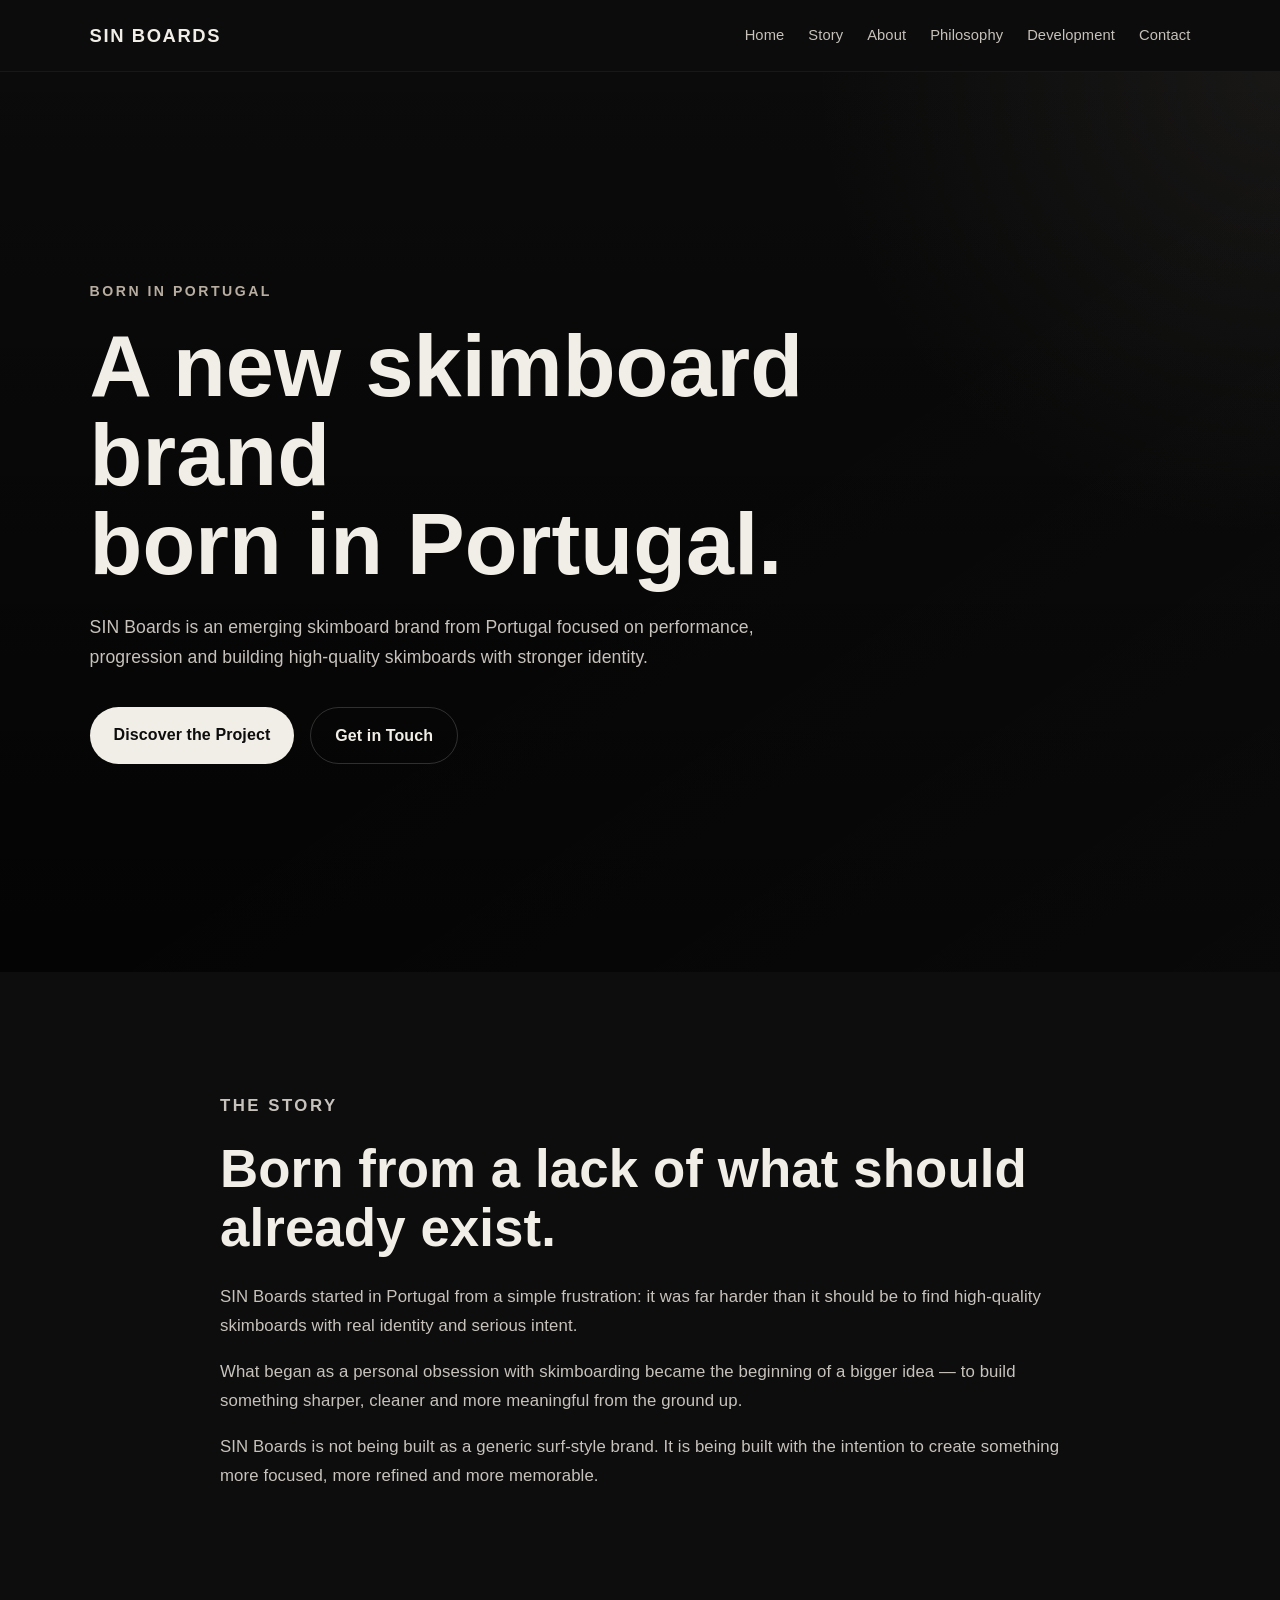
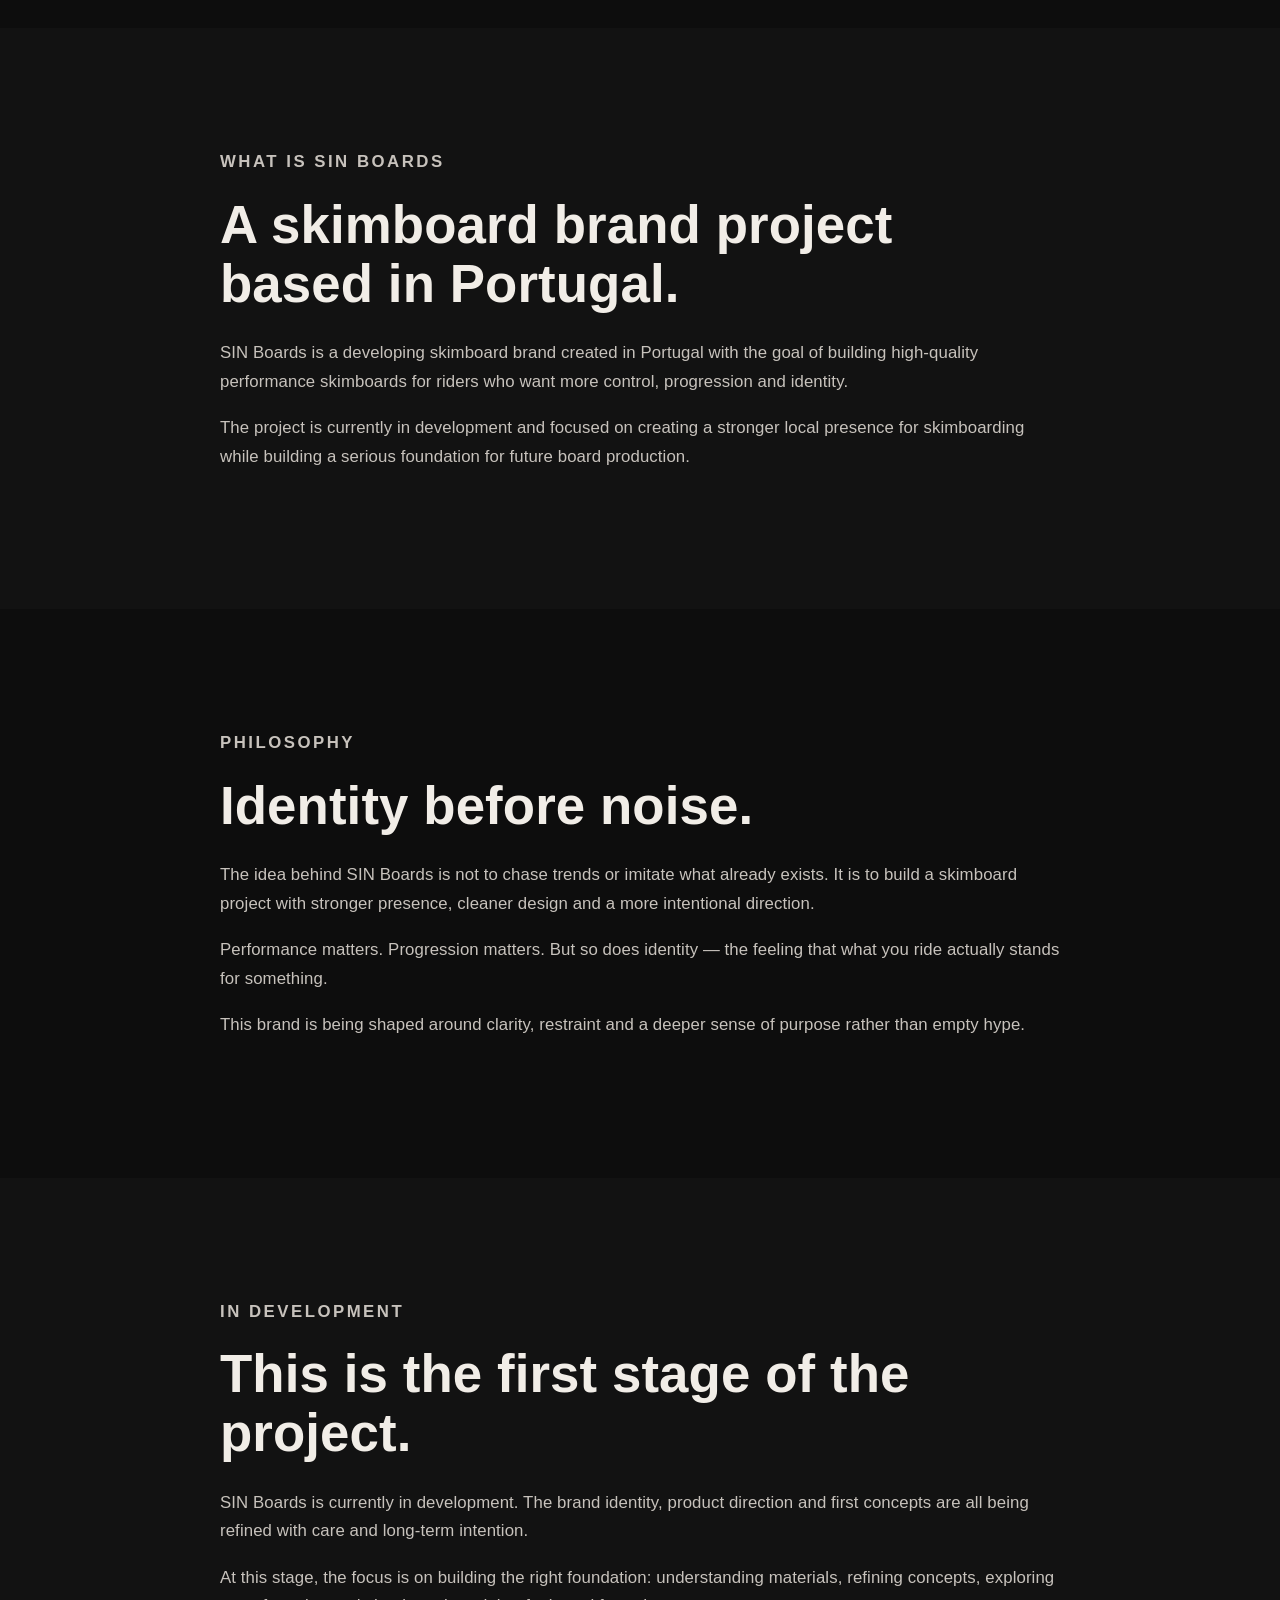
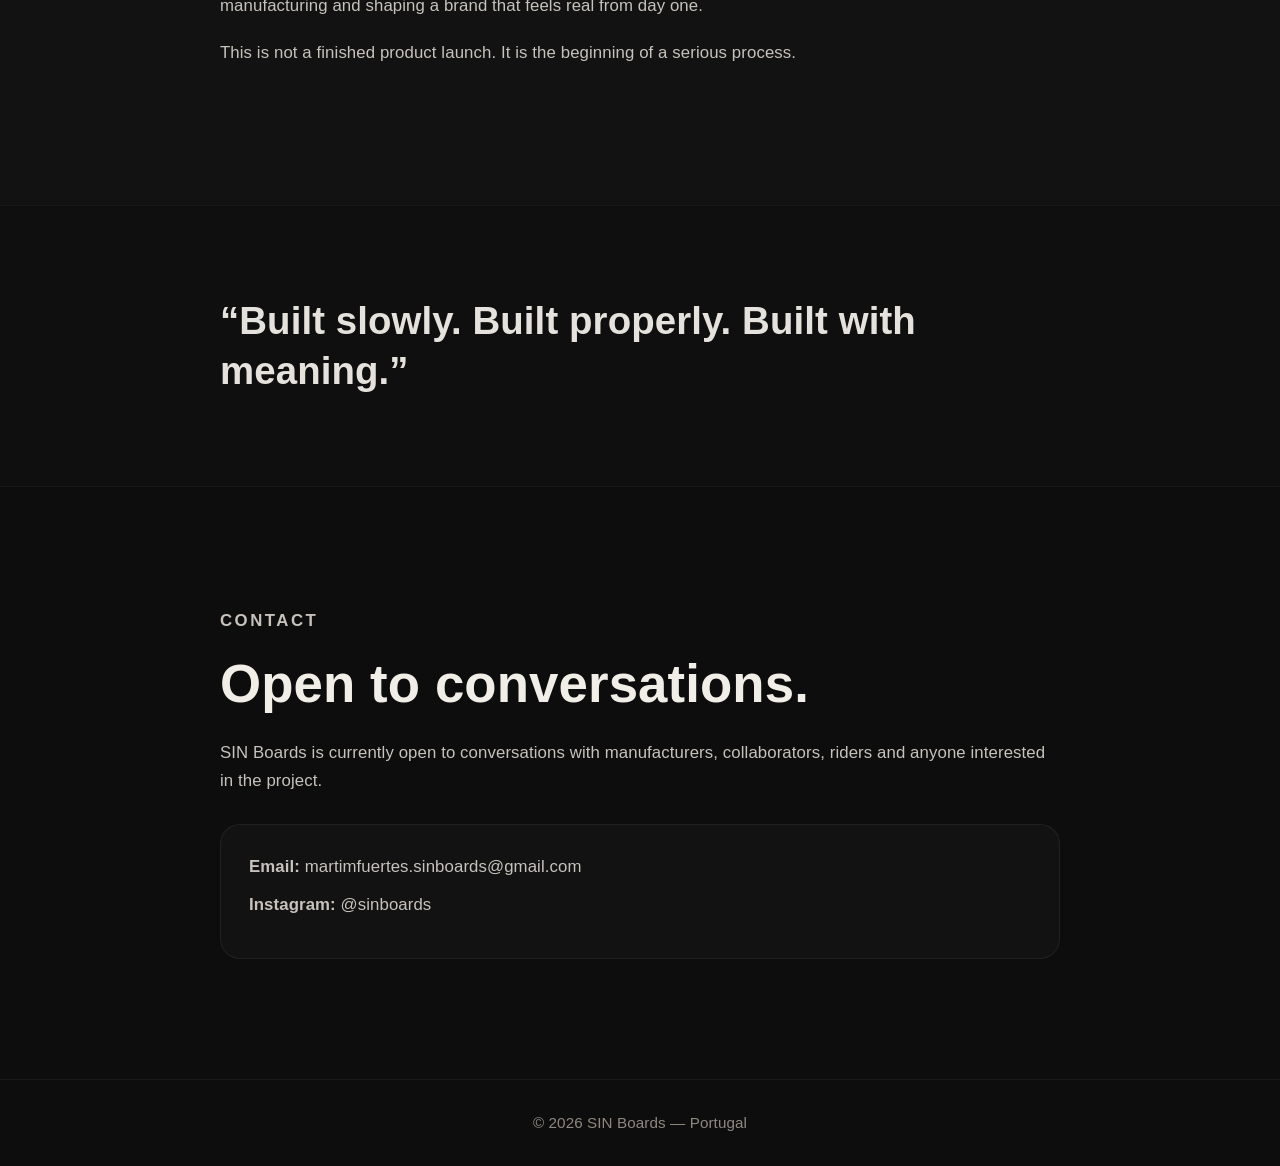
<file: index.html>
<!DOCTYPE html>
<html lang="en">
<head>
  <meta charset="UTF-8" />
  <meta name="viewport" content="width=device-width, initial-scale=1.0" />

  <title>SIN Boards | Skimboard Brand in Portugal</title>

  <meta name="description" content="SIN Boards is a new skimboard brand born in Portugal, focused on performance, progression and building high-quality skimboards with strong identity." />

  <meta name="keywords" content="SIN Boards, skimboard brand Portugal, skimboards Portugal, performance skimboards, skimboard Cascais, skimboarding Portugal, skimboard project" />

  <meta name="author" content="SIN Boards" />

  <meta property="og:title" content="SIN Boards | Skimboard Brand in Portugal" />
  <meta property="og:description" content="A new skimboard brand born in Portugal, focused on performance, progression and strong identity." />
  <meta property="og:type" content="website" />
  <meta property="og:url" content="https://martimfuertessinboards-debug.github.io/SIN-BOARDS/" />

  <link rel="stylesheet" href="style.css" />
</head>
<body>

  <header class="navbar">
    <div class="logo">SIN Boards</div>
    <nav>
      <a href="#home">Home</a>
      <a href="#story">Story</a>
      <a href="#what-is">About</a>
      <a href="#philosophy">Philosophy</a>
      <a href="#development">Development</a>
      <a href="#contact">Contact</a>
    </nav>
  </header>

  <section id="home" class="hero">
    <div class="hero-overlay"></div>
    <div class="hero-content">
      <p class="eyebrow">Born in Portugal</p>
      <h1>A new skimboard brand<br>born in Portugal.</h1>
      <p class="hero-text">
        SIN Boards is an emerging skimboard brand from Portugal focused on performance, progression and building high-quality skimboards with stronger identity.
      </p>
      <div class="hero-buttons">
        <a href="#story" class="btn btn-primary">Discover the Project</a>
        <a href="#contact" class="btn btn-secondary">Get in Touch</a>
      </div>
    </div>
  </section>

  <section id="story" class="section">
    <div class="container narrow">
      <p class="section-tag">The Story</p>
      <h2>Born from a lack of what should already exist.</h2>
      <p>
        SIN Boards started in Portugal from a simple frustration: it was far harder than it should be to find high-quality skimboards with real identity and serious intent.
      </p>
      <p>
        What began as a personal obsession with skimboarding became the beginning of a bigger idea — to build something sharper, cleaner and more meaningful from the ground up.
      </p>
      <p>
        SIN Boards is not being built as a generic surf-style brand. It is being built with the intention to create something more focused, more refined and more memorable.
      </p>
    </div>
  </section>

  <section id="what-is" class="section dark-section">
    <div class="container narrow">
      <p class="section-tag">What is SIN Boards</p>
      <h2>A skimboard brand project based in Portugal.</h2>
      <p>
        SIN Boards is a developing skimboard brand created in Portugal with the goal of building high-quality performance skimboards for riders who want more control, progression and identity.
      </p>
      <p>
        The project is currently in development and focused on creating a stronger local presence for skimboarding while building a serious foundation for future board production.
      </p>
    </div>
  </section>

  <section id="philosophy" class="section">
    <div class="container narrow">
      <p class="section-tag">Philosophy</p>
      <h2>Identity before noise.</h2>
      <p>
        The idea behind SIN Boards is not to chase trends or imitate what already exists. It is to build a skimboard project with stronger presence, cleaner design and a more intentional direction.
      </p>
      <p>
        Performance matters. Progression matters. But so does identity — the feeling that what you ride actually stands for something.
      </p>
      <p>
        This brand is being shaped around clarity, restraint and a deeper sense of purpose rather than empty hype.
      </p>
    </div>
  </section>

  <section id="development" class="section dark-section">
    <div class="container narrow">
      <p class="section-tag">In Development</p>
      <h2>This is the first stage of the project.</h2>
      <p>
        SIN Boards is currently in development. The brand identity, product direction and first concepts are all being refined with care and long-term intention.
      </p>
      <p>
        At this stage, the focus is on building the right foundation: understanding materials, refining concepts, exploring manufacturing and shaping a brand that feels real from day one.
      </p>
      <p>
        This is not a finished product launch. It is the beginning of a serious process.
      </p>
    </div>
  </section>

  <section class="quote-section">
    <div class="container narrow">
      <blockquote>
        “Built slowly. Built properly. Built with meaning.”
      </blockquote>
    </div>
  </section>

  <section id="contact" class="section">
    <div class="container narrow">
      <p class="section-tag">Contact</p>
      <h2>Open to conversations.</h2>
      <p>
        SIN Boards is currently open to conversations with manufacturers, collaborators, riders and anyone interested in the project.
      </p>

      <div class="contact-box">
        <p><strong>Email:</strong> martimfuertes.sinboards@gmail.com</p>
        <p><strong>Instagram:</strong> @sinboards</p>
      </div>
    </div>
  </section>

  <footer class="footer">
    <p>© 2026 SIN Boards — Portugal</p>
  </footer>

</body>
</html>
</file>
<file: style.css>
* {
  margin: 0;
  padding: 0;
  box-sizing: border-box;
}

html {
  scroll-behavior: smooth;
}

body {
  font-family: "Helvetica Neue", Arial, sans-serif;
  background: #0d0d0d;
  color: #f1ede7;
  line-height: 1.7;
  letter-spacing: 0.1px;
}

a {
  text-decoration: none;
  color: inherit;
}

.navbar {
  position: sticky;
  top: 0;
  z-index: 1000;
  background: rgba(13, 13, 13, 0.88);
  backdrop-filter: blur(12px);
  border-bottom: 1px solid rgba(255, 255, 255, 0.05);
  display: flex;
  justify-content: space-between;
  align-items: center;
  padding: 20px 7%;
}

.logo {
  font-size: 1.15rem;
  font-weight: 700;
  letter-spacing: 1.6px;
  text-transform: uppercase;
  color: #f1ede7;
}

nav {
  display: flex;
  gap: 24px;
  flex-wrap: wrap;
}

nav a {
  font-size: 0.92rem;
  color: #c6c1ba;
  transition: 0.25s ease;
}

nav a:hover {
  color: #f1ede7;
}

.hero {
  position: relative;
  min-height: 100vh;
  display: flex;
  align-items: center;
  padding: 0 7%;
  background:
    radial-gradient(circle at top right, rgba(184, 173, 161, 0.08), transparent 30%),
    linear-gradient(to bottom, rgba(0,0,0,0.18), rgba(0,0,0,0.72)),
    #0d0d0d;
  overflow: hidden;
}

.hero-overlay {
  position: absolute;
  inset: 0;
  background: linear-gradient(to bottom right, transparent 50%, rgba(255,255,255,0.02));
  pointer-events: none;
}

.hero-content {
  position: relative;
  z-index: 2;
  max-width: 780px;
}

.eyebrow {
  color: #b8ada1;
  font-size: 0.88rem;
  font-weight: 700;
  text-transform: uppercase;
  letter-spacing: 2.5px;
  margin-bottom: 18px;
}

.hero h1 {
  font-size: clamp(2.8rem, 7vw, 5.4rem);
  line-height: 1.03;
  margin-bottom: 24px;
  font-weight: 800;
  color: #f1ede7;
}

.hero-text {
  font-size: 1.1rem;
  color: #c7c2bc;
  max-width: 680px;
  margin-bottom: 34px;
}

.hero-buttons {
  display: flex;
  gap: 16px;
  flex-wrap: wrap;
}

.btn {
  padding: 14px 24px;
  border-radius: 999px;
  font-weight: 700;
  transition: 0.28s ease;
  display: inline-block;
}

.btn-primary {
  background: #f1ede7;
  color: #0d0d0d;
}

.btn-primary:hover {
  transform: translateY(-2px);
  background: #ffffff;
}

.btn-secondary {
  border: 1px solid rgba(241, 237, 231, 0.18);
  color: #f1ede7;
}

.btn-secondary:hover {
  border-color: rgba(241, 237, 231, 0.45);
  background: rgba(255,255,255,0.03);
}

.section {
  padding: 120px 7%;
}

.dark-section {
  background: #121212;
}

.container {
  max-width: 1200px;
  margin: 0 auto;
}

.narrow {
  max-width: 840px;
}

.section-tag {
  color: #b8ada1;
  font-size: 0.85rem;
  font-weight: 700;
  text-transform: uppercase;
  letter-spacing: 2.5px;
  margin-bottom: 16px;
}

.section h2 {
  font-size: clamp(2rem, 5vw, 3.3rem);
  line-height: 1.12;
  margin-bottom: 26px;
  color: #f1ede7;
}

.section p {
  color: #c7c2bc;
  font-size: 1.05rem;
  margin-bottom: 18px;
}

.quote-section {
  padding: 90px 7%;
  background: #0f0f0f;
  border-top: 1px solid rgba(255,255,255,0.04);
  border-bottom: 1px solid rgba(255,255,255,0.04);
}

blockquote {
  font-size: clamp(1.5rem, 4vw, 2.4rem);
  line-height: 1.3;
  font-weight: 600;
  color: #f1ede7;
  opacity: 0.95;
}

.contact-box {
  margin-top: 28px;
  padding: 28px;
  border-radius: 20px;
  background: rgba(255,255,255,0.025);
  border: 1px solid rgba(255,255,255,0.06);
}

.contact-box p {
  margin-bottom: 10px;
}

.footer {
  padding: 30px 7%;
  border-top: 1px solid rgba(255,255,255,0.05);
  text-align: center;
  color: #8e8881;
  font-size: 0.95rem;
}

@media (max-width: 900px) {
  .navbar {
    flex-direction: column;
    align-items: flex-start;
    gap: 14px;
  }

  nav {
    gap: 12px 18px;
  }

  .hero {
    min-height: 88vh;
    padding-top: 70px;
  }

  .section {
    padding: 95px 7%;
  }
}

@media (max-width: 600px) {
  .hero h1 {
    font-size: 2.7rem;
  }

  .hero-text,
  .section p {
    font-size: 1rem;
  }

  .btn {
    width: 100%;
    text-align: center;
  }
}
</file>
